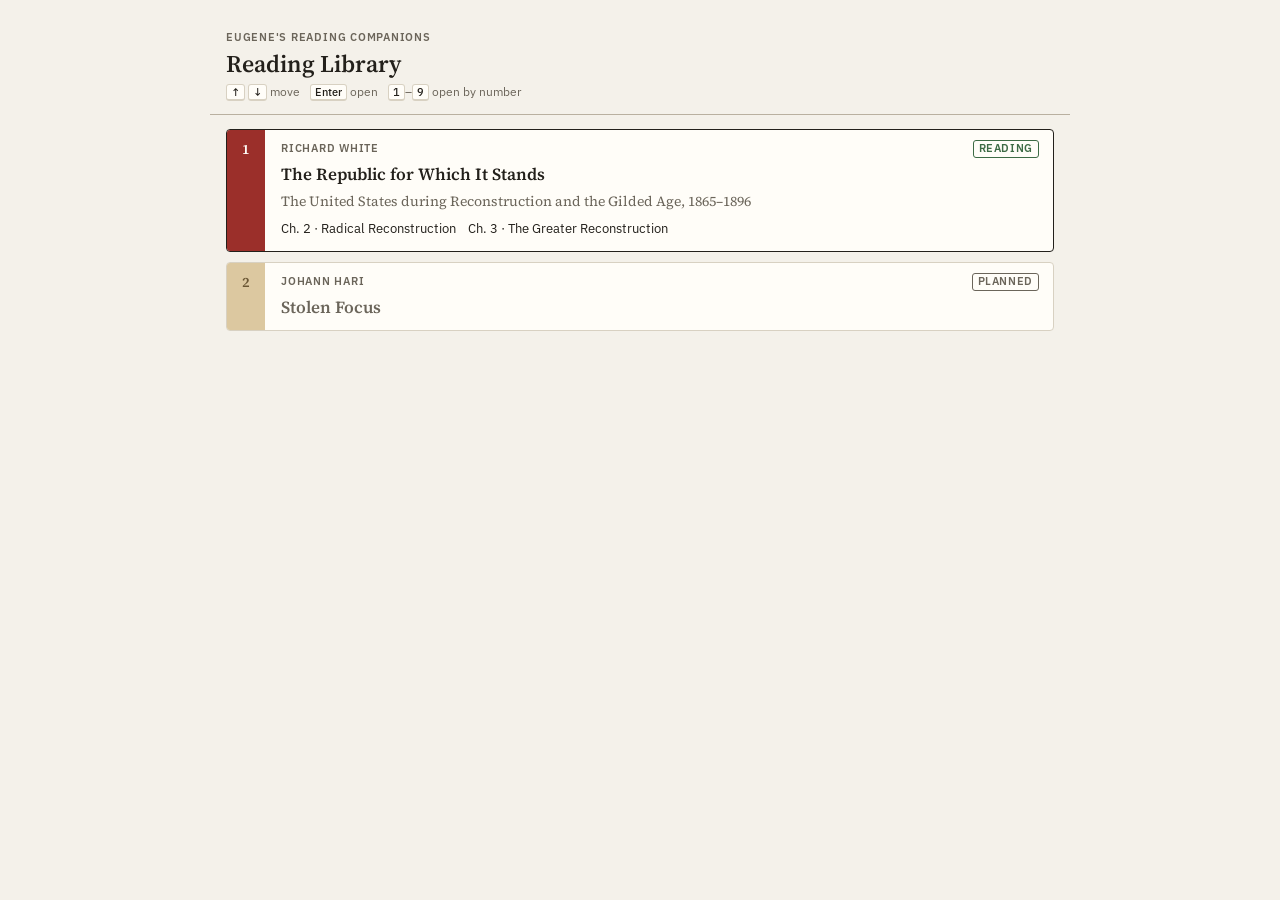
<file: index.html>
<!doctype html>
<html lang="en">
<head>
<meta charset="utf-8">
<meta name="viewport" content="width=device-width,initial-scale=1,viewport-fit=cover">
<title>Reading Library</title>
<link rel="icon" type="image/svg+xml" href="assets/icon.svg">
<link rel="icon" type="image/png" sizes="192x192" href="assets/icon-192.png">
<link rel="apple-touch-icon" href="assets/icon-192.png">
<link rel="manifest" href="manifest.webmanifest">
<meta name="theme-color" content="#f4f1ea">
<link rel="preconnect" href="https://fonts.googleapis.com">
<link rel="preconnect" href="https://fonts.gstatic.com" crossorigin>
<link rel="stylesheet" href="https://fonts.googleapis.com/css2?family=IBM+Plex+Sans:wght@400;500;600&family=Source+Serif+4:opsz,wght@8..60,400;8..60,600&display=swap">
<link rel="stylesheet" href="assets/companion.css">
</head>
<body>
<header class="wrap lib-head">
  <div class="kicker">Eugene's reading companions</div>
  <h1>Reading Library</h1>
  <div class="hints"><span><kbd>↑</kbd> <kbd>↓</kbd> move</span><span><kbd>Enter</kbd> open</span><span><kbd>1</kbd>–<kbd>9</kbd> open by number</span></div>
</header>
<main class="wrap lib-list">
<a class="card num book" href="republic/" data-i="0"><span class="stripe">1</span>
  <div class="chead"><span class="role">Richard White</span><span class="lbl" style="margin-left:auto;color:var(--ok)">Reading</span></div>
  <h2>The Republic for Which It Stands</h2>
  <p class="muted read">The United States during Reconstruction and the Gilded Age, 1865–1896</p>
  <ul class="chlist"><li>Ch. 2 · Radical Reconstruction</li><li>Ch. 3 · The Greater Reconstruction</li></ul>
</a>
<div class="card num book planned"><span class="stripe">2</span>
  <div class="chead"><span class="role">Johann Hari</span><span class="lbl" style="margin-left:auto">Planned</span></div>
  <h2>Stolen Focus</h2>
</div>
</main>
<script>
(function () {
  var books = Array.prototype.slice.call(document.querySelectorAll("a.book")), cur = 0;
  function set(i) { cur = Math.max(0, Math.min(books.length - 1, i)); books.forEach(function (b, j) { b.classList.toggle("cur", j === cur); }); if (books[cur]) books[cur].focus({ preventScroll: false }); }
  if (books.length) books[0].classList.add("cur");
  document.addEventListener("keydown", function (e) {
    if (e.metaKey || e.ctrlKey || e.altKey) return;
    if (e.key === "ArrowDown" || e.key === "j") { e.preventDefault(); set(cur + 1); }
    else if (e.key === "ArrowUp" || e.key === "k") { e.preventDefault(); set(cur - 1); }
    else if (e.key === "Enter" && books[cur] && document.activeElement === document.body) { location.href = books[cur].href; }
    else if (/^[1-9]$/.test(e.key) && books[+e.key - 1]) { location.href = books[+e.key - 1].href; }
  });
})();
</script>
</body>
</html>
</file>
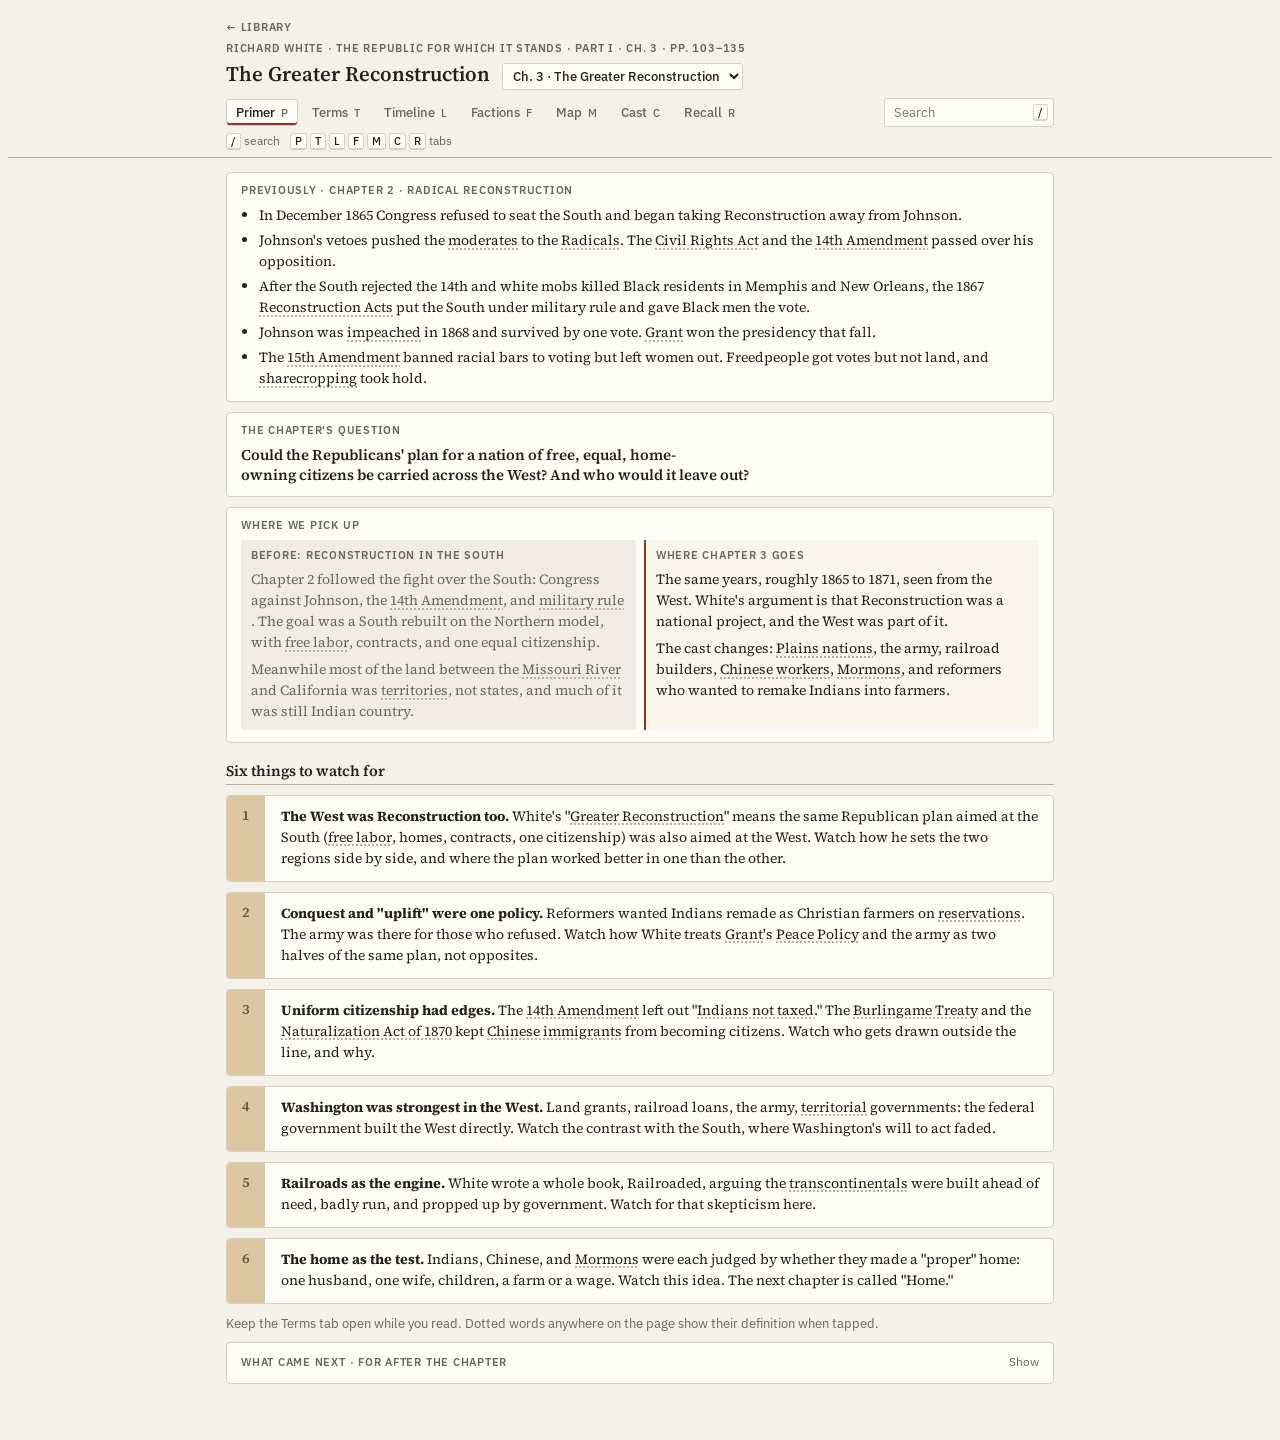
<file: republic/index.html>
<!doctype html>
<html lang="en">
<head>
<meta charset="utf-8">
<meta name="viewport" content="width=device-width,initial-scale=1,viewport-fit=cover">
<title>Republic for Which It Stands Companion</title>
<link rel="icon" type="image/svg+xml" href="../assets/icon.svg">
<link rel="icon" type="image/png" sizes="192x192" href="../assets/icon-192.png">
<link rel="apple-touch-icon" href="../assets/icon-192.png">
<link rel="manifest" href="../manifest.webmanifest">
<meta name="theme-color" content="#f4f1ea">
<link rel="preconnect" href="https://fonts.googleapis.com">
<link rel="preconnect" href="https://fonts.gstatic.com" crossorigin>
<link rel="stylesheet" href="https://fonts.googleapis.com/css2?family=IBM+Plex+Sans:wght@400;500;600&family=Source+Serif+4:opsz,wght@8..60,400;8..60,600&display=swap">
<link rel="stylesheet" href="../assets/companion.css">
</head>
<body>
<header class="topbar">
  <div class="wrap">
    <a class="back" href="../">← Library</a>
    <div class="kicker" id="kicker"></div>
    <div class="titlerow"><h1 id="chTitle"></h1><select class="chsel" id="chSel" aria-label="Chapter" hidden></select></div>
    <div class="barrow">
      <div class="tabs" id="tabs" role="tablist" aria-label="Companion sections"></div>
      <div class="tools">
        <div class="search"><input id="q" type="search" placeholder="Search" aria-label="Search the companion" autocomplete="off"><kbd>/</kbd></div>
        <button class="btn" id="askBtn" hidden>Ask Claude <span class="k">A</span></button>
      </div>
    </div>
    <div class="hints" id="hints"></div>
    <div class="drop" id="results" hidden></div>
    <div class="drop ask" id="askPanel" hidden>
      <div class="chead"><span class="role">Ask Claude about this chapter</span></div>
      <div class="asklog" id="askLog"></div>
      <textarea id="askQ" placeholder="Why did Georgia expel its Black legislators?"></textarea>
      <div class="btns">
        <button class="btn primary" id="askGo">Ask <span class="k">Enter</span></button>
        <button class="btn" id="askStop" hidden>Stop</button>
        <button class="btn" id="askClear">Clear</button>
        <span class="muted small">Esc closes. Uses your Claude account.</span>
      </div>
      <div class="askerr" id="askErr"></div>
    </div>
  </div>
</header>

<main class="wrap" id="main"></main>
<div class="pop" id="pop" hidden></div>
<script src="../assets/us-states.js"></script>
<script src="book.js"></script>
<script src="../assets/engine.js"></script>
</body>
</html>
</file>
<file: assets/companion.css>
/* Layout: Desk style. One 860px column (Factions widens to 1140), sticky top bar with tabs, search and Ask, bordered cards with number stripes. Red pen marks the current item only. */
:root {
  --bg: #f4f1ea; --surface: #fffdf8; --fg: #23201b; --muted: #6b655a;
  --line: #d8d1c2; --rule: #b9b0a0;
  --accent: #9b2f2a; --accent-ink: #fffdf8;
  --orig-bg: #f1ede4; --prop-bg: #fbf6ec;
  --stripe: #dcc8a0; --stripe-ink: #6a5634;
  --ok: #3d6b45; --no: #9b2f2a; --note: #7a5a1e;
  --ally: #3f6a9e; --oppose: #b8641c;
  --d1: #c9d6e6; --d2: #ecd2b3; --d3: #e3dcb0; --d4: #d8cfe3; --d5: #cfe0dc;
  --p1: #efe3c8; --p2: #dcc8a0; --p3: #b99a68; --p4: #c9b48a;
  --f-ui: "IBM Plex Sans", "Helvetica Neue", Arial, sans-serif;
  --f-read: "Source Serif 4", "Source Serif Pro", Georgia, "Times New Roman", serif;
}
@media (prefers-color-scheme: dark) {
  :root:not([data-theme="light"]) {
    --bg: #1b1916; --surface: #24211d; --fg: #ece6da; --muted: #a59d8f; --line: #3a352e; --rule: #5a5247;
    --accent: #e08a7f; --accent-ink: #1b1916; --orig-bg: #2a2621; --prop-bg: #2c2722;
    --stripe: #4a3e2a; --stripe-ink: #d8c7a3;
    --ok: #8fc29a; --no: #e08a7f; --note: #d9b56a; --ally: #8db3e2; --oppose: #e3a15f;
    --d1: #2f3e52; --d2: #4a3826; --d3: #46402a; --d4: #3b3349; --d5: #2c4040;
    --p1: #3a3224; --p2: #4a3e2a; --p3: #6b5636; --p4: #5a4a30;
    color-scheme: dark;
  }
}
:root[data-theme="dark"] {
  --bg: #1b1916; --surface: #24211d; --fg: #ece6da; --muted: #a59d8f; --line: #3a352e; --rule: #5a5247;
  --accent: #e08a7f; --accent-ink: #1b1916; --orig-bg: #2a2621; --prop-bg: #2c2722;
  --stripe: #4a3e2a; --stripe-ink: #d8c7a3;
  --ok: #8fc29a; --no: #e08a7f; --note: #d9b56a; --ally: #8db3e2; --oppose: #e3a15f;
  --d1: #2f3e52; --d2: #4a3826; --d3: #46402a; --d4: #3b3349; --d5: #2c4040;
  --p1: #3a3224; --p2: #4a3e2a; --p3: #6b5636; --p4: #5a4a30;
  color-scheme: dark;
}
* { box-sizing: border-box; }
[hidden] { display: none !important; }
body { background: var(--bg); color: var(--fg); font: 14px/1.45 var(--f-ui); }
.wrap { max-width: 860px; margin: 0 auto; padding-left: max(16px, env(safe-area-inset-left, 0px)); padding-right: max(16px, env(safe-area-inset-right, 0px)); }
body.wide .wrap { max-width: 1140px; }
:focus-visible { outline: 2px solid var(--fg); outline-offset: 1px; }
p { margin: 0; }
.muted { color: var(--muted); }
.read { font-family: var(--f-read); font-size: 14px; line-height: 1.5; }
.small { font-size: 12.5px; }

/* Top bar */
body::before { content: ""; position: fixed; inset: 0 0 auto; height: env(safe-area-inset-top, 0px); z-index: 10; background: var(--bg); }
.topbar { position: sticky; top: env(safe-area-inset-top, 0px); z-index: 6; background: var(--bg); border-bottom: 1px solid var(--rule); }
.topbar .wrap { position: relative; padding-block: 12px 8px; display: grid; gap: 5px; }
.kicker { font-size: 11px; font-weight: 600; letter-spacing: .07em; text-transform: uppercase; color: var(--muted); }
.titlerow { display: flex; align-items: baseline; gap: 12px; flex-wrap: wrap; }
h1 { font: 600 1.3rem/1.2 var(--f-read); margin: 0; text-wrap: balance; }
select.chsel { font: 500 13px var(--f-ui); color: var(--fg); background: var(--surface); border: 1px solid var(--line); border-radius: 3px; padding: 3px 6px; }
.barrow { display: flex; flex-wrap: wrap; align-items: center; gap: 6px 12px; margin-top: 3px; }
.tabs { display: flex; gap: 4px; overflow-x: auto; scrollbar-width: none; max-width: 100%; }
.tabs::-webkit-scrollbar { display: none; }
.tab { font: 500 13px var(--f-ui); color: var(--muted); background: none; border: 1px solid transparent; border-radius: 3px; padding: 4px 9px; cursor: pointer; white-space: nowrap; display: inline-flex; gap: 6px; align-items: baseline; }
.tab:hover { color: var(--fg); }
.tab .k { font-size: 11px; color: var(--muted); }
.tab[aria-selected="true"] { color: var(--fg); background: var(--surface); border-color: var(--line); box-shadow: inset 0 -2px 0 var(--accent); }
.tools { margin-left: auto; display: flex; gap: 6px; align-items: center; }
.search { position: relative; display: flex; align-items: center; }
.search input { font: 13px var(--f-ui); color: var(--fg); background: var(--surface); border: 1px solid var(--line); border-radius: 3px; padding: 5px 30px 5px 9px; width: 170px; }
.search input::-webkit-search-cancel-button { display: none; }
.search input:focus { outline: none; border-color: var(--fg); }
.search kbd { position: absolute; right: 6px; pointer-events: none; }
.hints { display: flex; flex-wrap: wrap; gap: 3px 10px; font-size: 12px; color: var(--muted); }
kbd { font: 500 11px var(--f-ui); color: var(--fg); background: var(--surface); border: 1px solid var(--line); border-bottom-width: 2px; border-radius: 3px; padding: 0 4px; }
@media (max-width: 640px) { .hints { display: none; } .search input { width: 140px; } }

/* Drop-down panels under the top bar */
.drop { position: absolute; top: calc(100% + 1px); right: max(16px, env(safe-area-inset-right, 0px)); width: min(520px, calc(100% - 32px)); max-height: 65vh; overflow: auto; background: var(--surface); border: 1px solid var(--rule); border-radius: 0 0 4px 4px; padding: 6px; display: grid; gap: 2px; z-index: 7; }
.res { display: grid; grid-template-columns: 70px 1fr; gap: 2px 10px; text-align: left; font: inherit; color: var(--fg); background: none; border: 0; border-radius: 3px; padding: 6px 8px; cursor: pointer; }
.res:hover, .res.cur { background: var(--orig-bg); }
.res .rt { font-size: 10.5px; font-weight: 600; letter-spacing: .07em; text-transform: uppercase; color: var(--muted); padding-top: 2px; }
.res b { font-weight: 600; }
.res .rs { grid-column: 2; font-size: 12.5px; color: var(--muted); overflow: hidden; display: -webkit-box; -webkit-line-clamp: 2; -webkit-box-orient: vertical; }
.res mark { background: var(--p1); color: inherit; border-radius: 2px; }
.noresult { padding: 8px; color: var(--muted); }
.ask { gap: 8px; padding: 10px 12px 12px; }
.ask textarea { width: 100%; height: 60px; resize: vertical; font: 14px/1.4 var(--f-read); color: var(--fg); background: var(--bg); border: 1px solid var(--line); border-radius: 3px; padding: 6px 8px; }
.ask textarea:focus { outline: none; border-color: var(--fg); }
.turn { display: grid; gap: 3px; }
.turn.q .read { font-weight: 600; }
.turn .a { white-space: pre-wrap; }
.asklog { display: grid; gap: 10px; }
.askerr { font-size: 12.5px; color: var(--no); }

main { padding-block: 14px 48px; }
.panel { display: grid; gap: 10px; }
.sec { font: 600 15px/1.3 var(--f-read); margin: 8px 0 0; padding-bottom: 3px; border-bottom: 1px solid var(--rule); }
.sec:first-child { margin-top: 0; }

/* Cards */
.card { position: relative; background: var(--surface); border: 1px solid var(--line); border-radius: 4px; padding: 10px 14px 12px; display: grid; gap: 6px; min-width: 0; }
.card.num { padding-left: 54px; }
.stripe { position: absolute; left: 0; top: 0; bottom: 0; width: 38px; background: var(--stripe); color: var(--stripe-ink); font: 600 14px var(--f-read); display: flex; justify-content: center; padding-top: 9px; border-radius: 3px 0 0 3px; font-variant-numeric: tabular-nums; }
.card.cur { border-color: var(--fg); }
.card.cur .stripe { background: var(--accent); color: var(--accent-ink); }
.rec { cursor: pointer; }
.chead { display: flex; flex-wrap: wrap; align-items: center; gap: 4px 8px; }
.role { font-size: 11px; font-weight: 600; letter-spacing: .07em; text-transform: uppercase; color: var(--muted); }
.card h3 { font: 600 15px/1.3 var(--f-read); margin: 0; text-wrap: balance; }
.panels { display: grid; grid-template-columns: 1fr 1fr; gap: 8px; }
@media (max-width: 640px) { .panels { grid-template-columns: 1fr; } }
.pnl { border-radius: 3px; padding: 8px 10px; display: grid; gap: 6px; align-content: start; min-width: 0; }
.pnl.orig { background: var(--orig-bg); color: var(--muted); }
.pnl.prop { background: var(--prop-bg); border-left: 2px solid var(--accent); border-radius: 0 3px 3px 0; }
.plabel { font-size: 10.5px; font-weight: 600; letter-spacing: .07em; text-transform: uppercase; color: var(--muted); }
ul.plain { margin: 0; padding-left: 18px; display: grid; gap: 4px; }
details.more summary { cursor: pointer; list-style: none; display: flex; justify-content: space-between; align-items: baseline; gap: 8px; }
details.more summary::-webkit-details-marker { display: none; }
details.more summary .tog { font-size: 12px; color: var(--muted); }
details.more[open] summary .tog .o { display: none; }
details.more:not([open]) summary .tog .c { display: none; }
details.more .body { display: grid; gap: 8px; margin-top: 8px; }
.flash { animation: flash 1.6s ease-out; }
@keyframes flash { 0%, 40% { box-shadow: 0 0 0 2px var(--accent); } 100% { box-shadow: 0 0 0 2px transparent; } }

.btns { display: flex; flex-wrap: wrap; gap: 6px; align-items: center; }
.btn { font: 500 13px var(--f-ui); color: var(--fg); background: var(--surface); border: 1px solid var(--line); border-radius: 3px; padding: 5px 11px; cursor: pointer; display: inline-flex; gap: 7px; align-items: baseline; }
.btn:hover { border-color: var(--rule); }
.btn .k { font-size: 11px; color: var(--muted); }
.btn[aria-pressed="true"] { background: var(--orig-bg); border-color: var(--fg); font-weight: 600; }
.btn.primary { background: var(--accent); border-color: var(--accent); color: var(--accent-ink); }
.btn.primary .k { color: var(--accent-ink); opacity: .75; }
.btn:disabled { opacity: .5; cursor: default; }

/* Linked terms and people */
.lt { font: inherit; color: inherit; background: none; border: 0; padding: 0; cursor: pointer; text-decoration: underline; text-decoration-style: dotted; text-decoration-color: var(--rule); text-underline-offset: 3px; text-decoration-thickness: 1.5px; }
.lt:hover { text-decoration-color: var(--accent); }
.pop { position: absolute; z-index: 9; width: min(340px, calc(100vw - 32px)); background: var(--surface); border: 1px solid var(--fg); border-radius: 4px; padding: 10px 12px 12px; display: grid; gap: 6px; }
.pop h4 { font: 600 15px/1.3 var(--f-read); margin: 0; }
.pop .go { justify-self: start; font: 500 12.5px var(--f-ui); color: var(--muted); background: none; border: 0; padding: 0; cursor: pointer; text-decoration: underline; text-underline-offset: 3px; }

/* Terms */
dl.terms { margin: 0; display: grid; }
dl.terms > div { display: grid; grid-template-columns: 170px 1fr; gap: 2px 14px; padding: 6px 0; border-top: 1px solid var(--line); }
dl.terms > div:first-child { border-top: 0; padding-top: 0; }
dl.terms dt { font-weight: 600; font-size: 13px; }
dl.terms dd { margin: 0; }
dl.terms dd ul { margin: 4px 0 0; padding-left: 18px; display: grid; gap: 3px; }
dl.terms.nums dt { font: 600 15px/1.3 var(--f-read); }
@media (max-width: 560px) { dl.terms > div { grid-template-columns: 1fr; } }

/* Timeline */
.grid { display: grid; grid-template-columns: 50px repeat(4, minmax(0, 1fr)); }
.colhead { position: sticky; top: calc(env(safe-area-inset-top, 0px) + var(--tbh, 0px)); z-index: 4; background: var(--bg); border-bottom: 1px solid var(--rule); padding: 6px 10px; }
.colhead .grid { padding-inline: 1px; }
.ch { padding: 0 8px; display: grid; min-width: 0; }
.ch b { font-size: 11px; font-weight: 600; letter-spacing: .07em; text-transform: uppercase; }
.ch span { font-size: 11.5px; color: var(--muted); }
.ch.ctx b { color: var(--muted); }
.years { display: grid; gap: 10px; padding-top: 10px; }
.year { border: 1px solid var(--rule); border-radius: 4px; background: var(--bg); padding: 8px 9px 9px; display: grid; gap: 6px; }
.yhead { display: flex; align-items: baseline; gap: 10px; flex-wrap: wrap; padding: 0 2px; }
.yhead h2 { font: 600 17px/1.2 var(--f-read); margin: 0; font-variant-numeric: tabular-nums; }
.yhead p { font: 14px/1.4 var(--f-read); color: var(--muted); }
.month { background: var(--surface); border: 1px solid var(--line); border-radius: 3px; overflow: hidden; }
.mlabel { font-size: 11px; font-weight: 600; letter-spacing: .07em; text-transform: uppercase; color: var(--stripe-ink); background: var(--stripe); padding-top: 7px; text-align: center; }
.cell { padding: 5px 8px 6px; border-left: 1px solid var(--line); display: grid; gap: 4px; align-content: start; min-width: 0; }
.cell.ctx { background: var(--orig-bg); }
details.ev summary { list-style: none; cursor: pointer; display: grid; grid-template-columns: 18px 1fr; gap: 2px; font: 500 13px/1.3 var(--f-ui); }
details.ev summary::-webkit-details-marker { display: none; }
.ctx details.ev summary { color: var(--muted); }
.day { font-size: 11.5px; color: var(--muted); font-variant-numeric: tabular-nums; padding-top: 1px; }
details.ev summary:hover .t { text-decoration: underline; text-underline-offset: 3px; }
details.ev[open] summary .t { color: var(--accent); font-weight: 600; }
details.ev p { margin: 3px 0 2px 20px; font: 13.5px/1.45 var(--f-read); color: var(--fg); }
@media (max-width: 680px) { .scroller { overflow-x: auto; } .scroller > .inner { min-width: 640px; } .colhead { position: static; } }

/* Factions */
.fx-grid { display: grid; grid-template-columns: minmax(0, 1fr) 300px; gap: 10px; align-items: start; }
.fx-side { display: grid; gap: 10px; position: sticky; top: calc(env(safe-area-inset-top, 0px) + var(--tbh, 0px) + 10px); }
.fx-side .btns { display: grid; }
.fx-side .btn { justify-content: space-between; text-align: left; }
@media (max-width: 900px) { .fx-grid { grid-template-columns: 1fr; } .fx-side { position: static; order: -1; } }
.flush { padding: 0; gap: 0; overflow: hidden; }
.map-scroll { overflow-x: auto; }
.map-scroll svg { display: block; width: 100%; min-width: 560px; height: auto; }
.node { cursor: pointer; transition: opacity .3s; }
.node rect { fill: var(--surface); stroke: var(--rule); stroke-width: 1; }
.node text { fill: var(--fg); font: 600 13px var(--f-ui); }
.node.sel rect { fill: var(--prop-bg); stroke: var(--accent); stroke-width: 2; }
.node.ghost { opacity: .3; }
.node:focus { outline: none; }
.node:focus-visible rect { stroke: var(--fg); stroke-width: 2.5; }
line.edge { stroke-width: 2; fill: none; transition: opacity .25s; }
line.e-ally { stroke: var(--ally); stroke-width: 3; }
line.e-uneasy { stroke: var(--muted); stroke-width: 1.5; stroke-dasharray: 9 6; }
line.e-opposed { stroke: var(--oppose); stroke-width: 3; }
.xmark { transition: opacity .25s; }
.xmark line { stroke: var(--oppose); stroke-width: 2.5; stroke-linecap: round; }
line.edge.dim, .xmark.dim { opacity: .12; }
.keyline { display: flex; flex-wrap: wrap; gap: 4px 16px; font-size: 12px; color: var(--muted); padding: 8px 14px; border-top: 1px solid var(--line); }
.keyline span { display: inline-flex; align-items: center; gap: 6px; }
.sw { width: 28px; height: 10px; display: inline-block; flex: none; }
ul.rels { list-style: none; margin: 0; padding: 0; display: grid; gap: 6px; }
ul.rels li { display: grid; grid-template-columns: 28px 1fr; gap: 8px; }
ul.rels li .sw { margin-top: 6px; }
ul.rels b { font-weight: 600; font-size: 13px; }

/* Map */
.tilemap { display: grid; grid-template-columns: repeat(6, minmax(0, 1fr)); gap: 6px; max-width: 620px; }
.tile { aspect-ratio: 1 / 1; max-width: 100%; border: 1px solid var(--line); border-radius: 3px; background: var(--surface); display: grid; align-content: space-between; padding: 6px 7px; font: inherit; color: var(--fg); cursor: pointer; text-align: left; min-width: 0; }
.tile .ab { font: 600 15px/1 var(--f-read); }
.tile .tv { font-size: 11px; font-weight: 600; letter-spacing: .03em; line-height: 1.2; }
.tile.border { background: var(--orig-bg); color: var(--muted); border-style: dashed; cursor: default; }
.tile.sel { border-color: var(--accent); box-shadow: inset 0 0 0 1px var(--accent); }
.tile.d1 { background: var(--d1); } .tile.d2 { background: var(--d2); } .tile.d3 { background: var(--d3); } .tile.d4 { background: var(--d4); } .tile.d5 { background: var(--d5); }
.tile.d0 { background: repeating-linear-gradient(135deg, var(--surface) 0 6px, var(--orig-bg) 6px 12px); }
.tile.p1 { background: var(--p1); } .tile.p2 { background: var(--p2); } .tile.p3 { background: var(--p3); } .tile.p4 { background: repeating-linear-gradient(135deg, var(--p2) 0 6px, var(--p3) 6px 12px); }
.mapgrid { grid-template-columns: minmax(0, 1.4fr) minmax(0, 1fr); align-items: start; }
@media (max-width: 640px) { .mapgrid { grid-template-columns: 1fr; } }
/* Map: real state shapes */
.mapsvg-wrap { width: 100%; }
#mapsvg { display: block; width: 100%; height: auto; max-height: calc(100vh - var(--tbh, 140px) - 120px); min-height: 280px; }
#mapsvg .ctxp { fill: var(--orig-bg); stroke: var(--line); stroke-width: 1; vector-effect: non-scaling-stroke; }
#mapsvg .rg path { fill: var(--surface); stroke: var(--rule); stroke-width: 1.2; vector-effect: non-scaling-stroke; stroke-linejoin: round; cursor: pointer; }
#mapsvg .rg:hover path, #mapsvg .rg:focus-visible path { stroke: var(--fg); stroke-width: 1.8; }
#mapsvg .rg:focus { outline: none; }
#mapsvg .rg.bd path { fill: var(--orig-bg); stroke-dasharray: 4 3; cursor: default; }
#mapsvg .rg.d1 path { fill: var(--d1); } #mapsvg .rg.d2 path { fill: var(--d2); } #mapsvg .rg.d3 path { fill: var(--d3); } #mapsvg .rg.d4 path { fill: var(--d4); } #mapsvg .rg.d5 path { fill: var(--d5); }
#mapsvg .rg.d0 path { fill: url(#ph-d0); }
#mapsvg .rg.p1 path { fill: var(--p1); } #mapsvg .rg.p2 path { fill: var(--p2); } #mapsvg .rg.p3 path { fill: var(--p3); } #mapsvg .rg.p4 path { fill: url(#ph-p4); }
#mapsvg .rg.sel path { stroke: var(--accent); stroke-width: 2.6; }
#mapsvg .mlab { pointer-events: none; fill: var(--fg); paint-order: stroke; stroke: var(--surface); stroke-linejoin: round; font-family: var(--f-ui); }
#mapsvg .mlab .ab { font-family: var(--f-read); font-weight: 600; }
#mapsvg .mlab .tv { font-weight: 600; }
#mapsvg .mlab.bd { fill: var(--muted); }
#mapsvg .rg.cx path { fill: var(--orig-bg); stroke: var(--line); stroke-width: 1; cursor: default; }
#mapsvg .mlab.hide { display: none; }
#mapsvg .marea { fill: var(--muted); font-family: var(--f-ui); font-weight: 600; letter-spacing: .12em; paint-order: stroke; stroke: var(--surface); stroke-linejoin: round; pointer-events: none; }
#mapsvg .route { cursor: pointer; }
#mapsvg .route:focus { outline: none; }
#mapsvg .route .halo { fill: none; stroke: var(--surface); stroke-linecap: round; stroke-linejoin: round; }
#mapsvg .route .line { fill: none; stroke: var(--fg); stroke-linecap: round; stroke-linejoin: round; }
#mapsvg .route .hit { fill: none; stroke: transparent; }
#mapsvg .route .head { fill: var(--fg); }
#mapsvg .route:hover .line, #mapsvg .route:focus-visible .line { stroke: var(--accent); }
#mapsvg .route.sel .line { stroke: var(--accent); }
#mapsvg .route.sel .head, #mapsvg .route:hover .head { fill: var(--accent); }
#mapsvg .rlab { fill: var(--fg); font-family: var(--f-ui); font-style: italic; font-weight: 500; paint-order: stroke; stroke: var(--surface); stroke-linejoin: round; }
#mapsvg .route.sel .rlab { fill: var(--accent); font-weight: 600; }
#mapsvg .city { fill: var(--fg); stroke: var(--surface); pointer-events: none; }
#mapsvg .clab { fill: var(--fg); font-family: var(--f-ui); font-weight: 600; paint-order: stroke; stroke: var(--surface); stroke-linejoin: round; pointer-events: none; }
.lsw { width: 18px; height: 14px; flex: none; }
.mapgrid-below { grid-template-columns: minmax(0, 1fr) minmax(0, 1fr); align-items: start; }
@media (max-width: 640px) { .mapgrid-below { grid-template-columns: 1fr; } }
.legend { display: grid; gap: 4px; font-size: 13px; }
.legend div { display: flex; gap: 8px; align-items: center; }
.legend i { width: 18px; height: 14px; border: 1px solid var(--line); border-radius: 2px; flex: none; }

@media (prefers-reduced-motion: reduce) { * { transition: none !important; animation: none !important; scroll-behavior: auto !important; } }

/* Site-only additions */
.back { font-size: 11px; font-weight: 600; letter-spacing: .07em; text-transform: uppercase; color: var(--muted); text-decoration: none; }
.back:hover { color: var(--accent); }
.lib-head { padding-block: 22px 14px; display: grid; gap: 4px; border-bottom: 1px solid var(--rule); }
.lib-head h1 { font-size: 1.5rem; }
.lib-list { display: grid; gap: 10px; padding-block: 14px 48px; }
a.book { text-decoration: none; color: inherit; }
a.book:hover, a.book.cur { border-color: var(--fg); }
a.book.cur .stripe { background: var(--accent); color: var(--accent-ink); }
.book h2 { font: 600 17px/1.25 var(--f-read); margin: 0; }
.book .meta { display: flex; flex-wrap: wrap; gap: 4px 14px; font-size: 12.5px; color: var(--muted); }
.lbl { display: inline-block; font: 600 10.5px/1.5 var(--f-ui); letter-spacing: .06em; text-transform: uppercase; border: 1px solid currentColor; border-radius: 3px; padding: 0 5px; }
.book.planned { color: var(--muted); }
.chlist { margin: 2px 0 0; padding: 0; list-style: none; display: flex; flex-wrap: wrap; gap: 4px 12px; font-size: 13px; }
</file>
